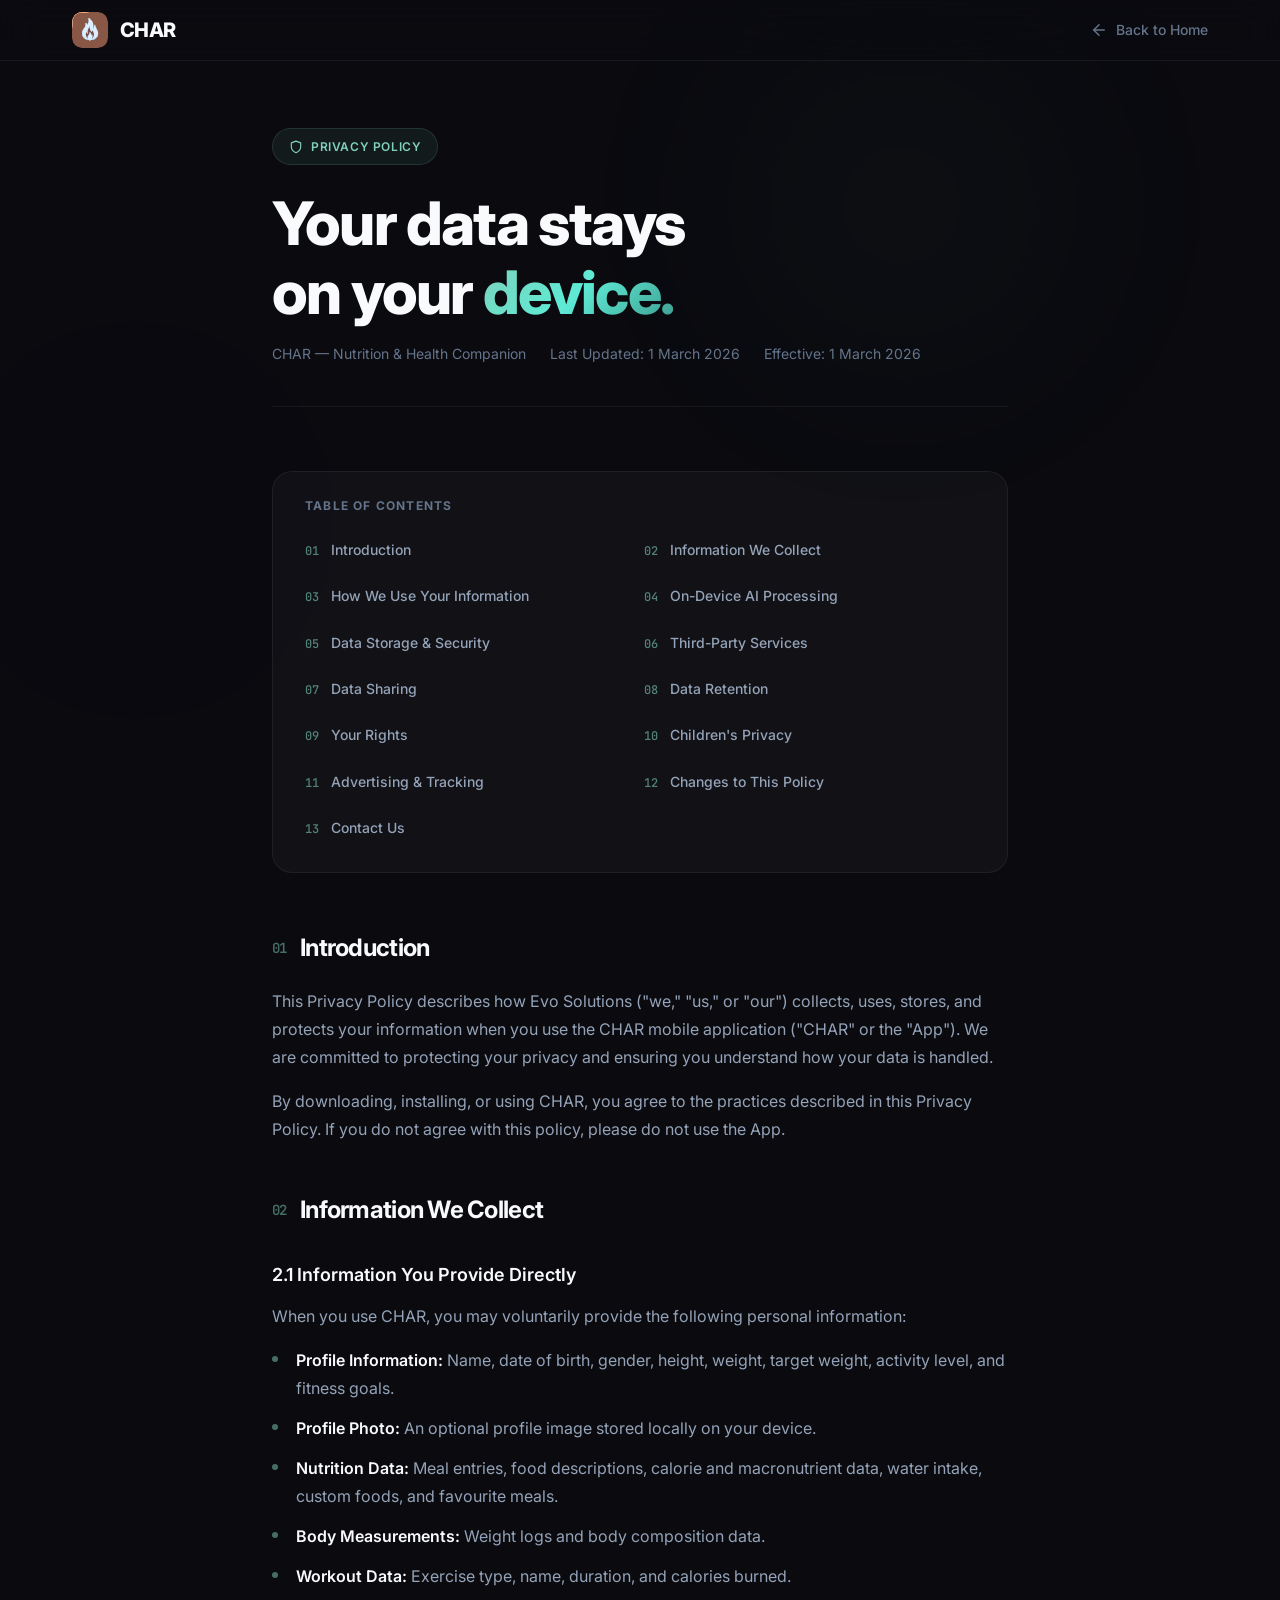
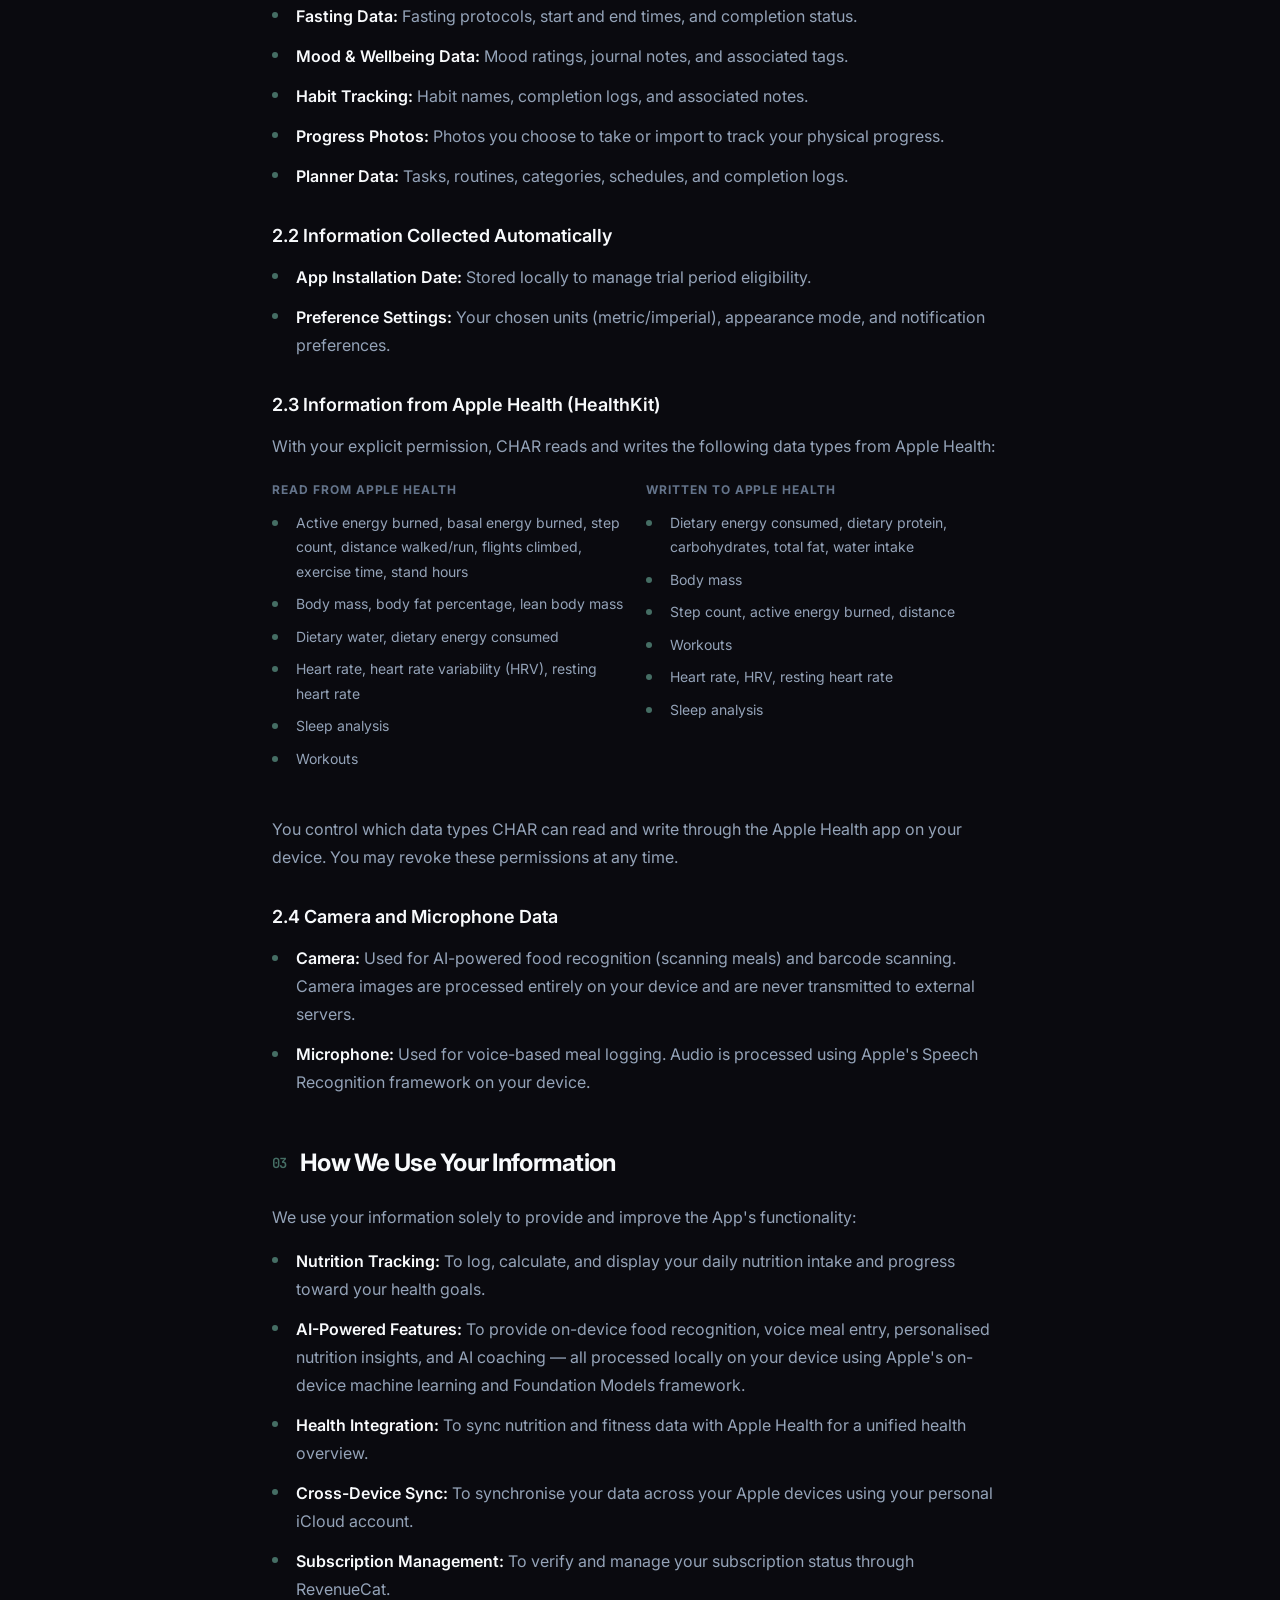
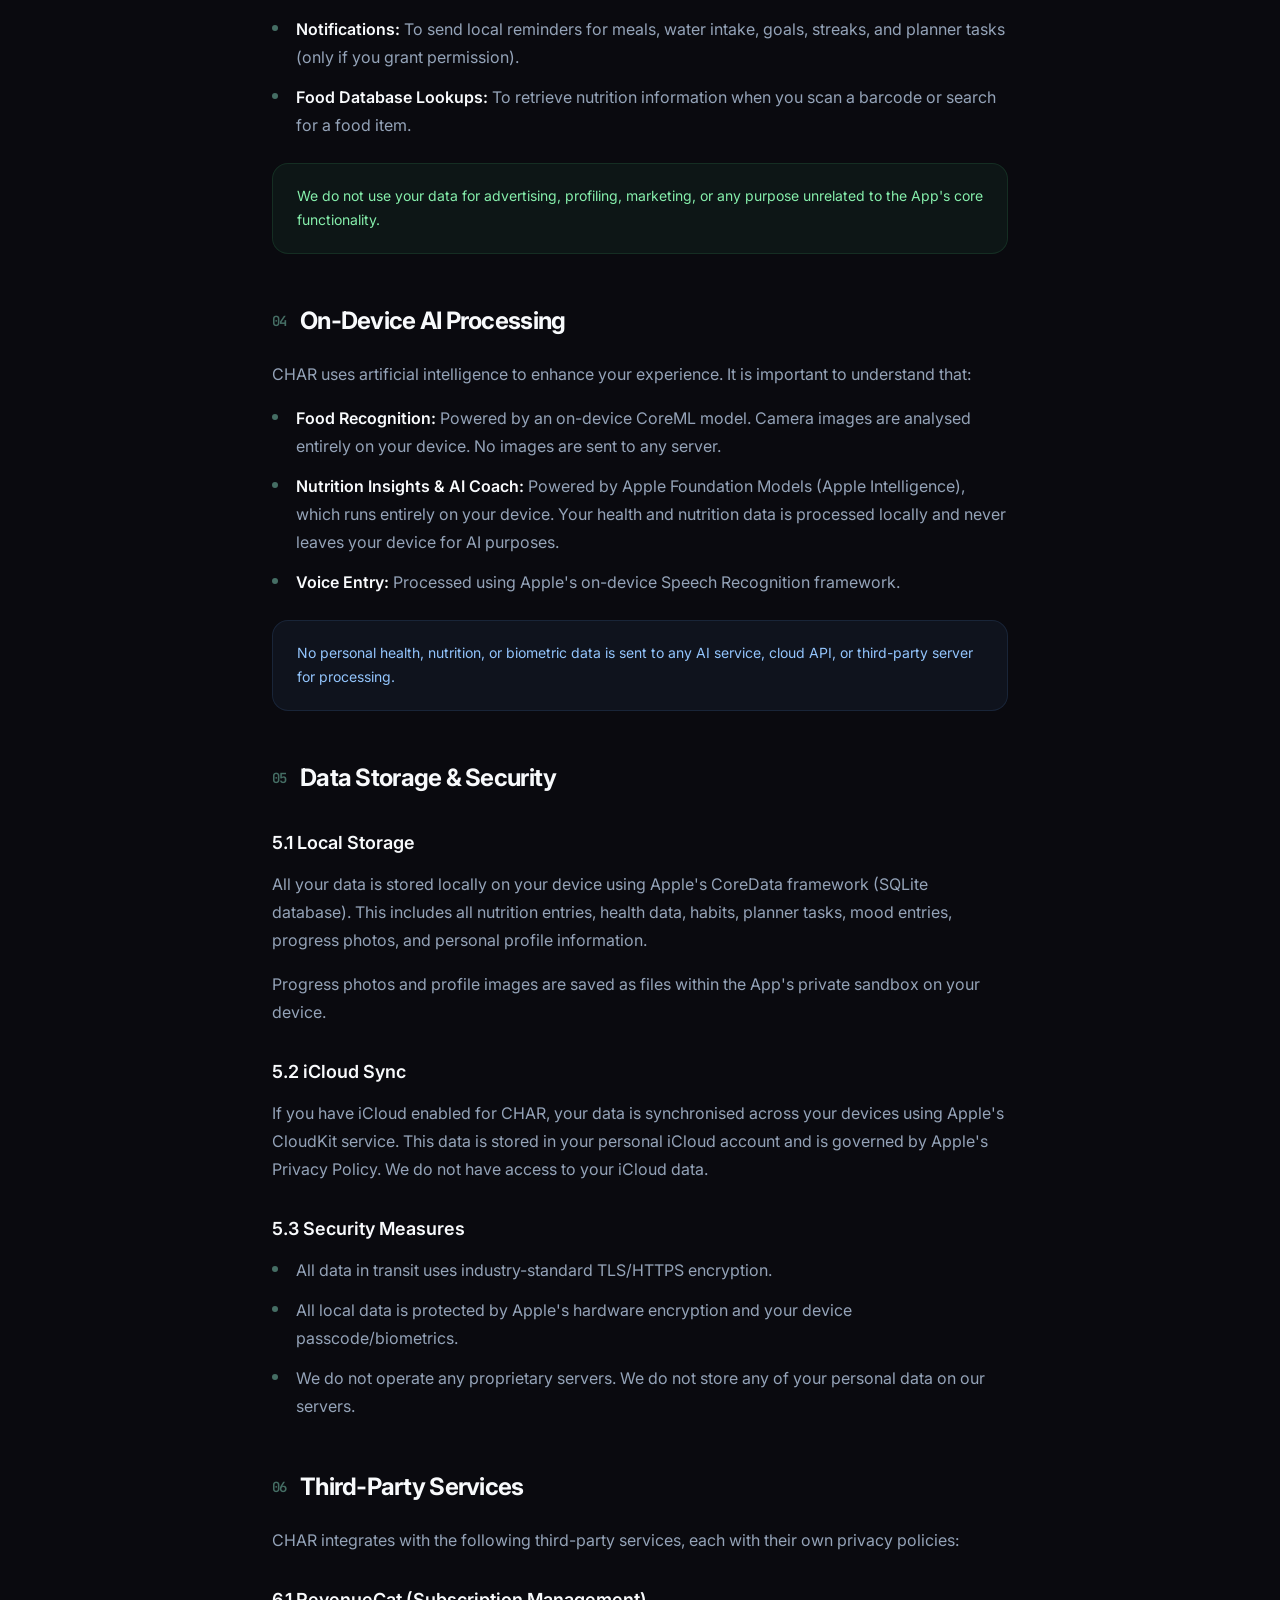
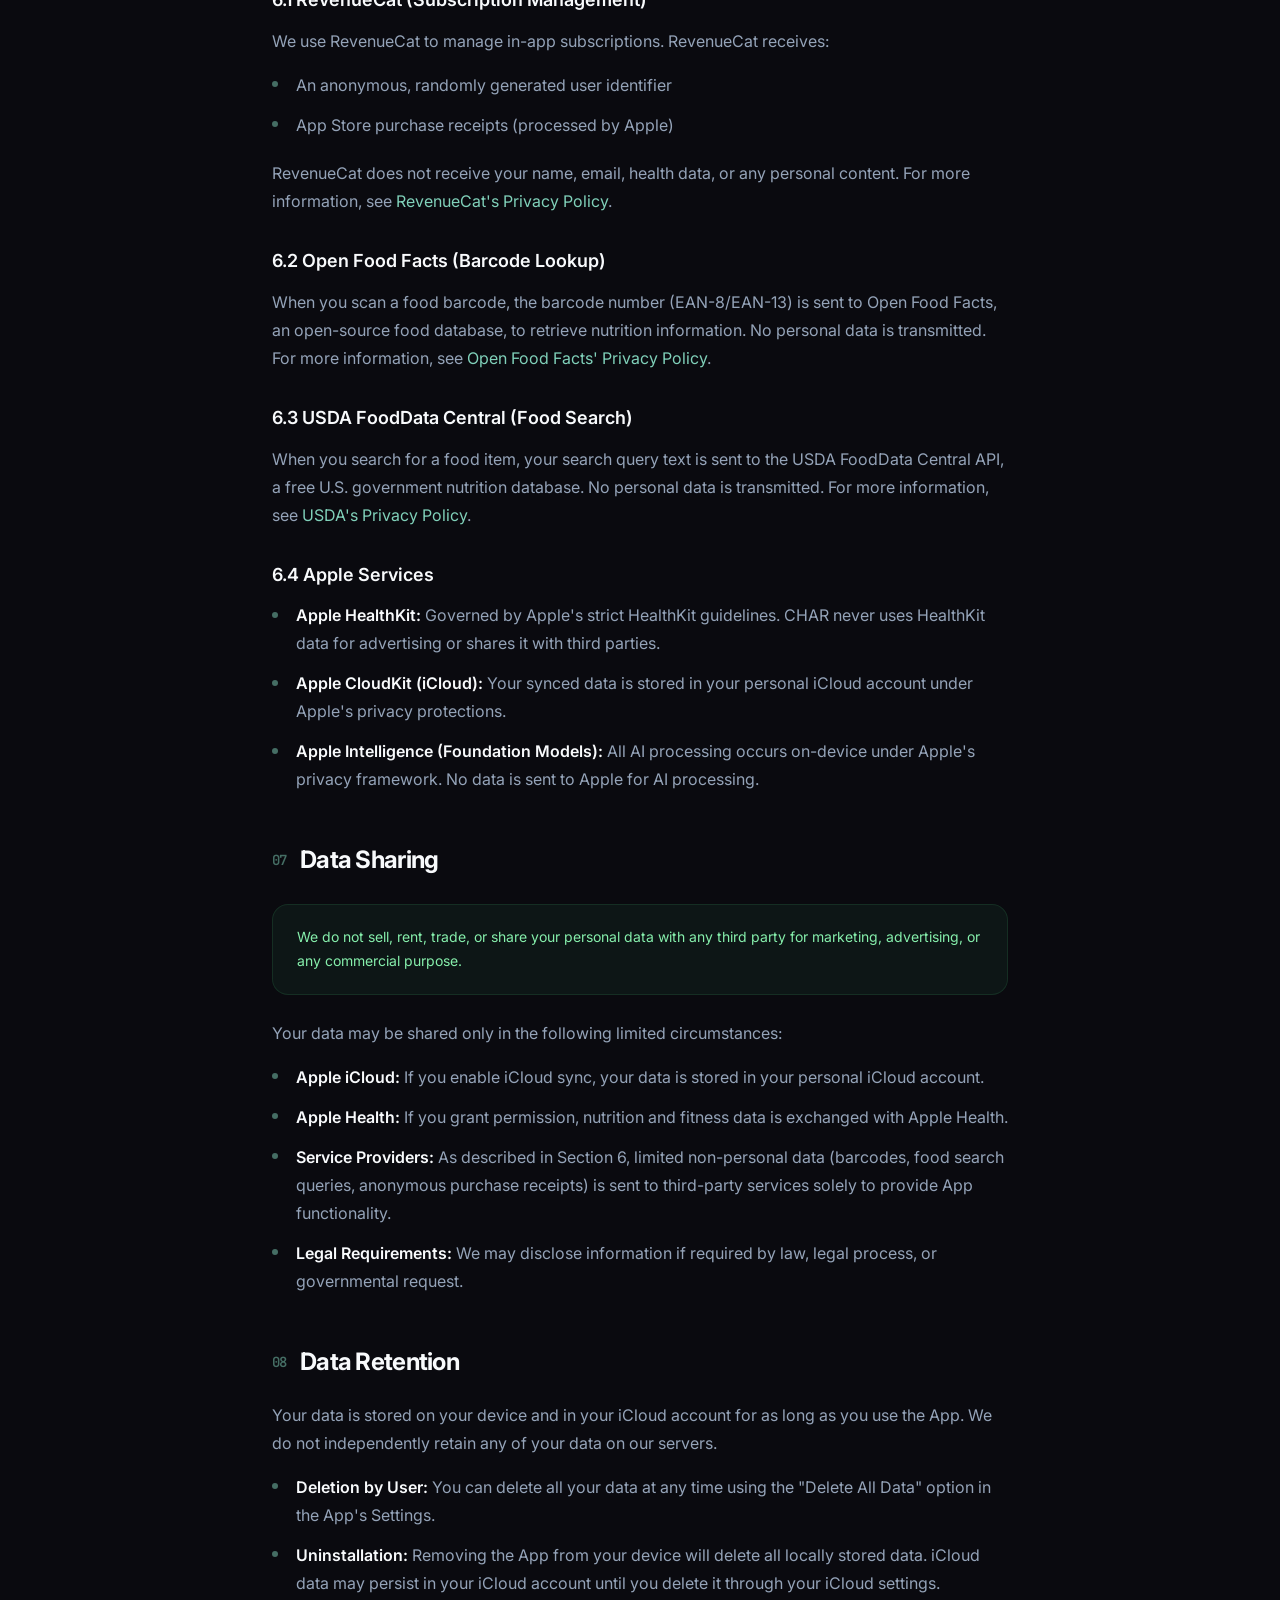
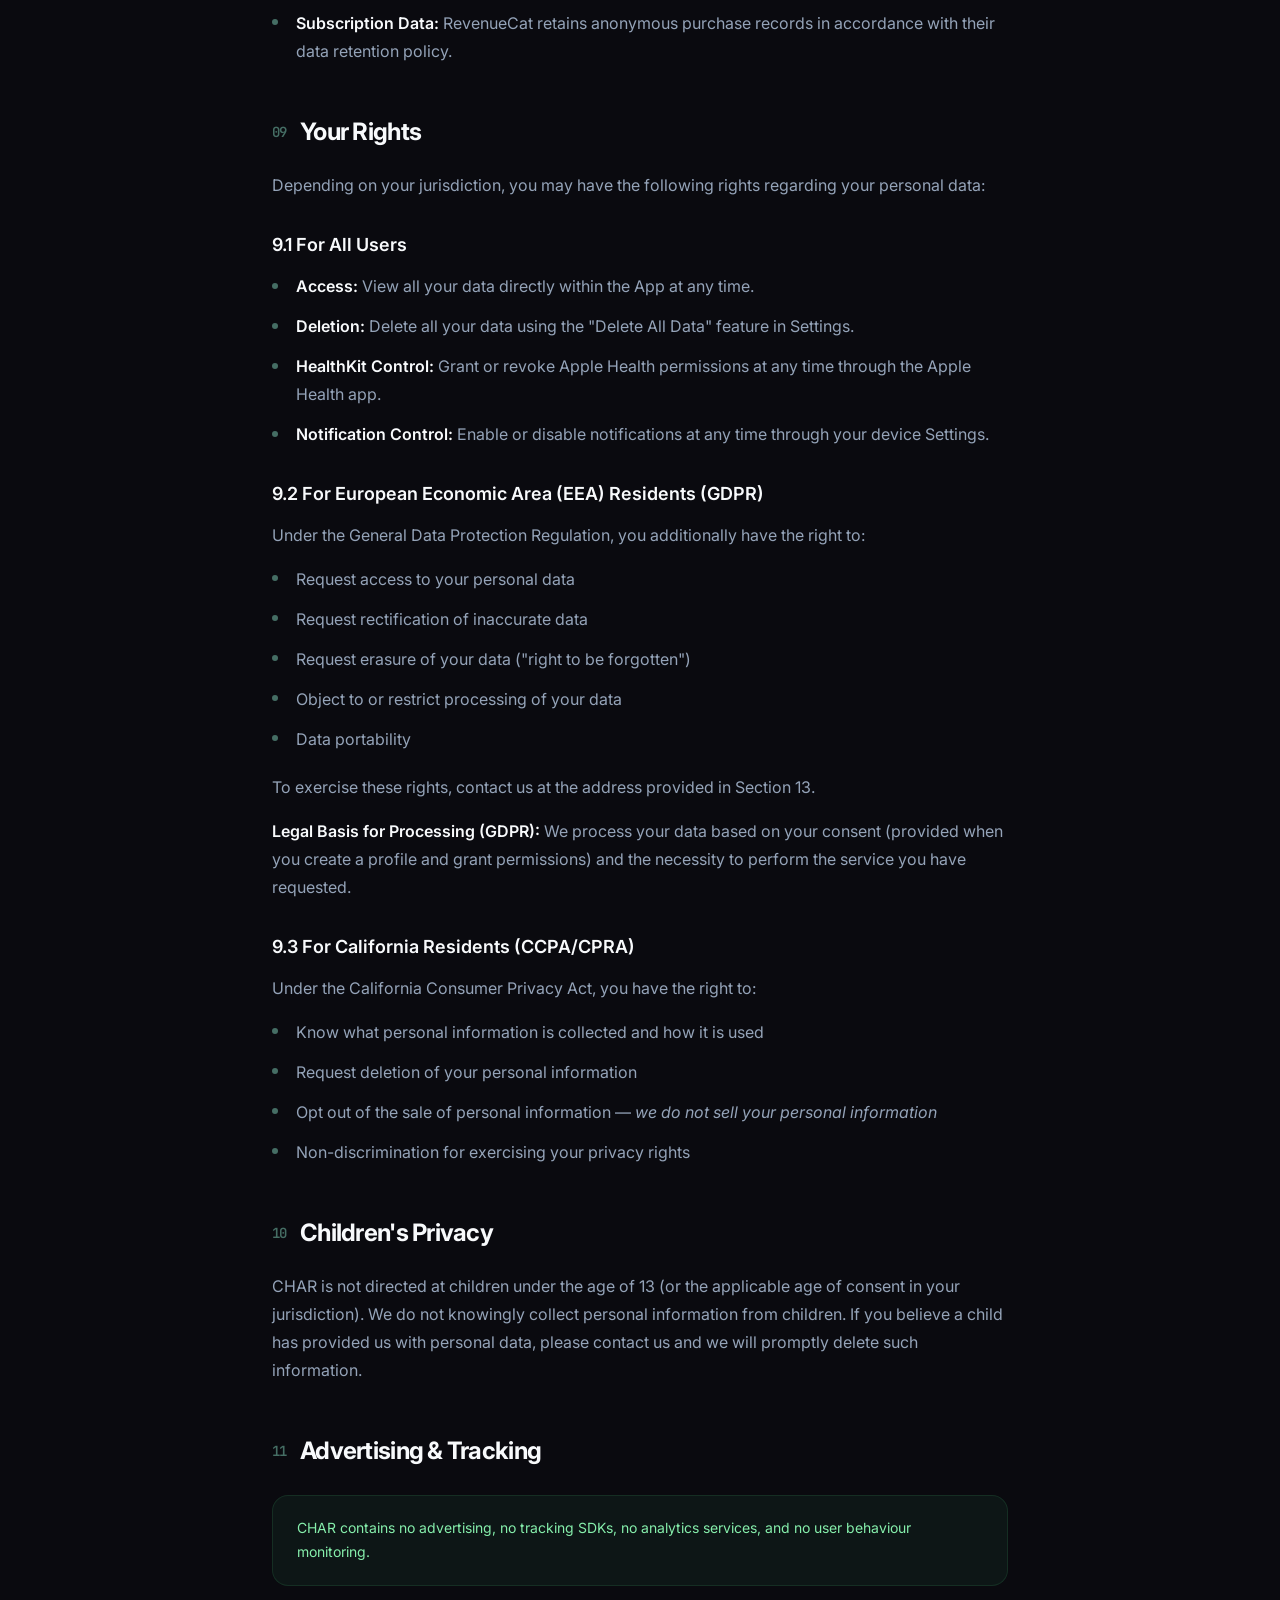
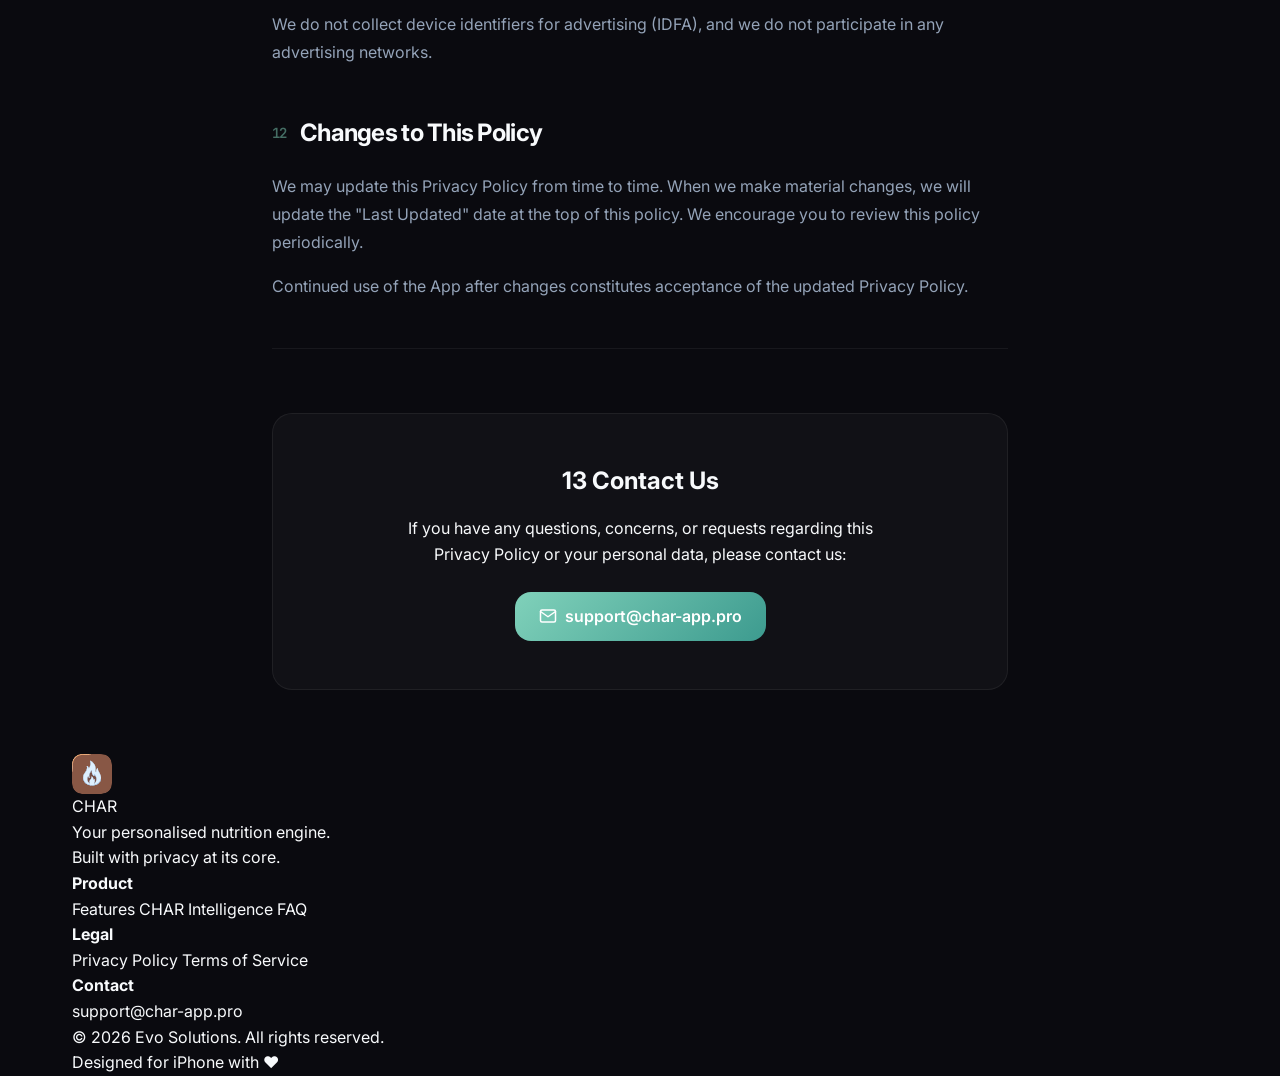
<file: privacy.html>
<!DOCTYPE html>
<html lang="en" data-theme="dark">
<head>
  <meta charset="UTF-8">
  <meta name="viewport" content="width=device-width, initial-scale=1.0">
  <meta name="description" content="CHAR Privacy Policy — Learn how your data is stored locally, processed on-device, and never shared. 100% private health tracking.">
  <meta name="author" content="Evo Solutions">
  <meta name="theme-color" content="#0a0a0f">

  <!-- Open Graph -->
  <meta property="og:title" content="CHAR — Privacy Policy">
  <meta property="og:description" content="Your data stays on your device. No cloud AI, no tracking, no ads.">
  <meta property="og:type" content="website">
  <meta property="og:url" content="https://lvadimm.github.io/char-landing/privacy.html">
  <meta property="og:image" content="https://lvadimm.github.io/char-landing/assets/images/og-image.png">

  <title>Privacy Policy — CHAR</title>

  <link rel="preconnect" href="https://fonts.googleapis.com">
  <link rel="preconnect" href="https://fonts.gstatic.com" crossorigin>
  <link href="https://fonts.googleapis.com/css2?family=Inter:wght@300;400;500;600;700;800;900&family=JetBrains+Mono:wght@400;500&display=swap" rel="stylesheet">

  <!-- Stylesheets (same as main page) -->
  <link rel="stylesheet" href="css/variables.css?v=3">
  <link rel="stylesheet" href="css/base.css?v=3">
  <link rel="stylesheet" href="css/components.css?v=3">
  <link rel="stylesheet" href="css/privacy.css?v=3">

  <!-- Favicon -->
  <link rel="icon" type="image/svg+xml" href="assets/icons/favicon.svg">
  <link rel="apple-touch-icon" href="assets/icons/apple-touch-icon.png">
</head>

<body>
  <!-- ─── Background Orbs ─── -->
  <div class="privacy-page__bg" aria-hidden="true">
    <div class="privacy-page__orb privacy-page__orb--1"></div>
    <div class="privacy-page__orb privacy-page__orb--2"></div>
  </div>

  <!-- ─── Cursor Glow (desktop only) ─── -->
  <div class="cursor-glow" aria-hidden="true"></div>

  <!-- ─── Navigation (same structure as main page) ─── -->
  <nav class="nav nav--scrolled" role="navigation" aria-label="Main navigation">
    <div class="nav__container">
      <a href="index.html" class="nav__logo" aria-label="CHAR Home">
        <img class="nav__logo-icon" src="assets/icons/favicon.svg" alt="CHAR" width="36" height="36" style="border-radius: 10px;">
        <span class="nav__brand">CHAR</span>
      </a>
      <a href="index.html" class="nav__back">
        <svg viewBox="0 0 24 24" fill="none" stroke="currentColor" stroke-width="2" stroke-linecap="round" stroke-linejoin="round"><path d="M19 12H5"/><path d="m12 19-7-7 7-7"/></svg>
        Back to Home
      </a>
    </div>
  </nav>

  <!-- ─── Privacy Policy ─── -->
  <main class="privacy-page__content">
    <header class="privacy-header">
      <div class="privacy-header__tag">
        <svg viewBox="0 0 24 24" fill="none" stroke="currentColor" stroke-width="2" stroke-linecap="round" stroke-linejoin="round"><path d="M12 22s8-4 8-10V5l-8-3-8 3v7c0 6 8 10 8 10z"/></svg>
        Privacy Policy
      </div>
      <h1>Your data stays<br>on your <span class="gradient-text">device.</span></h1>
      <div class="privacy-header__meta">
        <span>CHAR — Nutrition & Health Companion</span>
        <span>Last Updated: 1 March 2026</span>
        <span>Effective: 1 March 2026</span>
      </div>
    </header>

    <!-- Table of Contents -->
    <div class="toc">
      <div class="toc__title">Table of Contents</div>
      <ol class="toc__list">
        <li><a href="#introduction"><span>01</span> Introduction</a></li>
        <li><a href="#information-collected"><span>02</span> Information We Collect</a></li>
        <li><a href="#how-we-use"><span>03</span> How We Use Your Information</a></li>
        <li><a href="#on-device-ai"><span>04</span> On-Device AI Processing</a></li>
        <li><a href="#storage-security"><span>05</span> Data Storage & Security</a></li>
        <li><a href="#third-party"><span>06</span> Third-Party Services</a></li>
        <li><a href="#data-sharing"><span>07</span> Data Sharing</a></li>
        <li><a href="#data-retention"><span>08</span> Data Retention</a></li>
        <li><a href="#your-rights"><span>09</span> Your Rights</a></li>
        <li><a href="#children"><span>10</span> Children's Privacy</a></li>
        <li><a href="#advertising"><span>11</span> Advertising & Tracking</a></li>
        <li><a href="#changes"><span>12</span> Changes to This Policy</a></li>
        <li><a href="#contact"><span>13</span> Contact Us</a></li>
      </ol>
    </div>

    <!-- 1. Introduction -->
    <section class="privacy-section" id="introduction">
      <h2><span class="section-number">01</span> Introduction</h2>
      <p>This Privacy Policy describes how Evo Solutions ("we," "us," or "our") collects, uses, stores, and protects your information when you use the CHAR mobile application ("CHAR" or the "App"). We are committed to protecting your privacy and ensuring you understand how your data is handled.</p>
      <p>By downloading, installing, or using CHAR, you agree to the practices described in this Privacy Policy. If you do not agree with this policy, please do not use the App.</p>
    </section>

    <!-- 2. Information We Collect -->
    <section class="privacy-section" id="information-collected">
      <h2><span class="section-number">02</span> Information We Collect</h2>

      <h3>2.1 Information You Provide Directly</h3>
      <p>When you use CHAR, you may voluntarily provide the following personal information:</p>
      <ul>
        <li><strong>Profile Information:</strong> Name, date of birth, gender, height, weight, target weight, activity level, and fitness goals.</li>
        <li><strong>Profile Photo:</strong> An optional profile image stored locally on your device.</li>
        <li><strong>Nutrition Data:</strong> Meal entries, food descriptions, calorie and macronutrient data, water intake, custom foods, and favourite meals.</li>
        <li><strong>Body Measurements:</strong> Weight logs and body composition data.</li>
        <li><strong>Workout Data:</strong> Exercise type, name, duration, and calories burned.</li>
        <li><strong>Fasting Data:</strong> Fasting protocols, start and end times, and completion status.</li>
        <li><strong>Mood & Wellbeing Data:</strong> Mood ratings, journal notes, and associated tags.</li>
        <li><strong>Habit Tracking:</strong> Habit names, completion logs, and associated notes.</li>
        <li><strong>Progress Photos:</strong> Photos you choose to take or import to track your physical progress.</li>
        <li><strong>Planner Data:</strong> Tasks, routines, categories, schedules, and completion logs.</li>
      </ul>

      <h3>2.2 Information Collected Automatically</h3>
      <ul>
        <li><strong>App Installation Date:</strong> Stored locally to manage trial period eligibility.</li>
        <li><strong>Preference Settings:</strong> Your chosen units (metric/imperial), appearance mode, and notification preferences.</li>
      </ul>

      <h3>2.3 Information from Apple Health (HealthKit)</h3>
      <p>With your explicit permission, CHAR reads and writes the following data types from Apple Health:</p>
      <div class="data-grid">
        <div class="data-grid__col">
          <h4>Read from Apple Health</h4>
          <ul>
            <li>Active energy burned, basal energy burned, step count, distance walked/run, flights climbed, exercise time, stand hours</li>
            <li>Body mass, body fat percentage, lean body mass</li>
            <li>Dietary water, dietary energy consumed</li>
            <li>Heart rate, heart rate variability (HRV), resting heart rate</li>
            <li>Sleep analysis</li>
            <li>Workouts</li>
          </ul>
        </div>
        <div class="data-grid__col">
          <h4>Written to Apple Health</h4>
          <ul>
            <li>Dietary energy consumed, dietary protein, carbohydrates, total fat, water intake</li>
            <li>Body mass</li>
            <li>Step count, active energy burned, distance</li>
            <li>Workouts</li>
            <li>Heart rate, HRV, resting heart rate</li>
            <li>Sleep analysis</li>
          </ul>
        </div>
      </div>
      <p>You control which data types CHAR can read and write through the Apple Health app on your device. You may revoke these permissions at any time.</p>

      <h3>2.4 Camera and Microphone Data</h3>
      <ul>
        <li><strong>Camera:</strong> Used for AI-powered food recognition (scanning meals) and barcode scanning. Camera images are processed entirely on your device and are never transmitted to external servers.</li>
        <li><strong>Microphone:</strong> Used for voice-based meal logging. Audio is processed using Apple's Speech Recognition framework on your device.</li>
      </ul>
    </section>

    <!-- 3. How We Use Your Information -->
    <section class="privacy-section" id="how-we-use">
      <h2><span class="section-number">03</span> How We Use Your Information</h2>
      <p>We use your information solely to provide and improve the App's functionality:</p>
      <ul>
        <li><strong>Nutrition Tracking:</strong> To log, calculate, and display your daily nutrition intake and progress toward your health goals.</li>
        <li><strong>AI-Powered Features:</strong> To provide on-device food recognition, voice meal entry, personalised nutrition insights, and AI coaching — all processed locally on your device using Apple's on-device machine learning and Foundation Models framework.</li>
        <li><strong>Health Integration:</strong> To sync nutrition and fitness data with Apple Health for a unified health overview.</li>
        <li><strong>Cross-Device Sync:</strong> To synchronise your data across your Apple devices using your personal iCloud account.</li>
        <li><strong>Subscription Management:</strong> To verify and manage your subscription status through RevenueCat.</li>
        <li><strong>Notifications:</strong> To send local reminders for meals, water intake, goals, streaks, and planner tasks (only if you grant permission).</li>
        <li><strong>Food Database Lookups:</strong> To retrieve nutrition information when you scan a barcode or search for a food item.</li>
      </ul>
      <div class="privacy-highlight privacy-highlight--good">
        We do not use your data for advertising, profiling, marketing, or any purpose unrelated to the App's core functionality.
      </div>
    </section>

    <!-- 4. On-Device AI Processing -->
    <section class="privacy-section" id="on-device-ai">
      <h2><span class="section-number">04</span> On-Device AI Processing</h2>
      <p>CHAR uses artificial intelligence to enhance your experience. It is important to understand that:</p>
      <ul>
        <li><strong>Food Recognition:</strong> Powered by an on-device CoreML model. Camera images are analysed entirely on your device. No images are sent to any server.</li>
        <li><strong>Nutrition Insights & AI Coach:</strong> Powered by Apple Foundation Models (Apple Intelligence), which runs entirely on your device. Your health and nutrition data is processed locally and never leaves your device for AI purposes.</li>
        <li><strong>Voice Entry:</strong> Processed using Apple's on-device Speech Recognition framework.</li>
      </ul>
      <div class="privacy-highlight privacy-highlight--info">
        No personal health, nutrition, or biometric data is sent to any AI service, cloud API, or third-party server for processing.
      </div>
    </section>

    <!-- 5. Data Storage and Security -->
    <section class="privacy-section" id="storage-security">
      <h2><span class="section-number">05</span> Data Storage & Security</h2>

      <h3>5.1 Local Storage</h3>
      <p>All your data is stored locally on your device using Apple's CoreData framework (SQLite database). This includes all nutrition entries, health data, habits, planner tasks, mood entries, progress photos, and personal profile information.</p>
      <p>Progress photos and profile images are saved as files within the App's private sandbox on your device.</p>

      <h3>5.2 iCloud Sync</h3>
      <p>If you have iCloud enabled for CHAR, your data is synchronised across your devices using Apple's CloudKit service. This data is stored in your personal iCloud account and is governed by Apple's Privacy Policy. We do not have access to your iCloud data.</p>

      <h3>5.3 Security Measures</h3>
      <ul>
        <li>All data in transit uses industry-standard TLS/HTTPS encryption.</li>
        <li>All local data is protected by Apple's hardware encryption and your device passcode/biometrics.</li>
        <li>We do not operate any proprietary servers. We do not store any of your personal data on our servers.</li>
      </ul>
    </section>

    <!-- 6. Third-Party Services -->
    <section class="privacy-section" id="third-party">
      <h2><span class="section-number">06</span> Third-Party Services</h2>
      <p>CHAR integrates with the following third-party services, each with their own privacy policies:</p>

      <h3>6.1 RevenueCat (Subscription Management)</h3>
      <p>We use RevenueCat to manage in-app subscriptions. RevenueCat receives:</p>
      <ul>
        <li>An anonymous, randomly generated user identifier</li>
        <li>App Store purchase receipts (processed by Apple)</li>
      </ul>
      <p>RevenueCat does not receive your name, email, health data, or any personal content. For more information, see <a href="https://www.revenuecat.com/privacy" target="_blank" rel="noopener">RevenueCat's Privacy Policy</a>.</p>

      <h3>6.2 Open Food Facts (Barcode Lookup)</h3>
      <p>When you scan a food barcode, the barcode number (EAN-8/EAN-13) is sent to Open Food Facts, an open-source food database, to retrieve nutrition information. No personal data is transmitted. For more information, see <a href="https://world.openfoodfacts.org/privacy" target="_blank" rel="noopener">Open Food Facts' Privacy Policy</a>.</p>

      <h3>6.3 USDA FoodData Central (Food Search)</h3>
      <p>When you search for a food item, your search query text is sent to the USDA FoodData Central API, a free U.S. government nutrition database. No personal data is transmitted. For more information, see <a href="https://www.usda.gov/privacy-policy" target="_blank" rel="noopener">USDA's Privacy Policy</a>.</p>

      <h3>6.4 Apple Services</h3>
      <ul>
        <li><strong>Apple HealthKit:</strong> Governed by Apple's strict HealthKit guidelines. CHAR never uses HealthKit data for advertising or shares it with third parties.</li>
        <li><strong>Apple CloudKit (iCloud):</strong> Your synced data is stored in your personal iCloud account under Apple's privacy protections.</li>
        <li><strong>Apple Intelligence (Foundation Models):</strong> All AI processing occurs on-device under Apple's privacy framework. No data is sent to Apple for AI processing.</li>
      </ul>
    </section>

    <!-- 7. Data Sharing -->
    <section class="privacy-section" id="data-sharing">
      <h2><span class="section-number">07</span> Data Sharing</h2>
      <div class="privacy-highlight privacy-highlight--good">
        We do not sell, rent, trade, or share your personal data with any third party for marketing, advertising, or any commercial purpose.
      </div>
      <p>Your data may be shared only in the following limited circumstances:</p>
      <ul>
        <li><strong>Apple iCloud:</strong> If you enable iCloud sync, your data is stored in your personal iCloud account.</li>
        <li><strong>Apple Health:</strong> If you grant permission, nutrition and fitness data is exchanged with Apple Health.</li>
        <li><strong>Service Providers:</strong> As described in Section 6, limited non-personal data (barcodes, food search queries, anonymous purchase receipts) is sent to third-party services solely to provide App functionality.</li>
        <li><strong>Legal Requirements:</strong> We may disclose information if required by law, legal process, or governmental request.</li>
      </ul>
    </section>

    <!-- 8. Data Retention -->
    <section class="privacy-section" id="data-retention">
      <h2><span class="section-number">08</span> Data Retention</h2>
      <p>Your data is stored on your device and in your iCloud account for as long as you use the App. We do not independently retain any of your data on our servers.</p>
      <ul>
        <li><strong>Deletion by User:</strong> You can delete all your data at any time using the "Delete All Data" option in the App's Settings.</li>
        <li><strong>Uninstallation:</strong> Removing the App from your device will delete all locally stored data. iCloud data may persist in your iCloud account until you delete it through your iCloud settings.</li>
        <li><strong>Subscription Data:</strong> RevenueCat retains anonymous purchase records in accordance with their data retention policy.</li>
      </ul>
    </section>

    <!-- 9. Your Rights -->
    <section class="privacy-section" id="your-rights">
      <h2><span class="section-number">09</span> Your Rights</h2>
      <p>Depending on your jurisdiction, you may have the following rights regarding your personal data:</p>

      <h3>9.1 For All Users</h3>
      <ul>
        <li><strong>Access:</strong> View all your data directly within the App at any time.</li>
        <li><strong>Deletion:</strong> Delete all your data using the "Delete All Data" feature in Settings.</li>
        <li><strong>HealthKit Control:</strong> Grant or revoke Apple Health permissions at any time through the Apple Health app.</li>
        <li><strong>Notification Control:</strong> Enable or disable notifications at any time through your device Settings.</li>
      </ul>

      <h3>9.2 For European Economic Area (EEA) Residents (GDPR)</h3>
      <p>Under the General Data Protection Regulation, you additionally have the right to:</p>
      <ul>
        <li>Request access to your personal data</li>
        <li>Request rectification of inaccurate data</li>
        <li>Request erasure of your data ("right to be forgotten")</li>
        <li>Object to or restrict processing of your data</li>
        <li>Data portability</li>
      </ul>
      <p>To exercise these rights, contact us at the address provided in Section 13.</p>
      <p><strong>Legal Basis for Processing (GDPR):</strong> We process your data based on your consent (provided when you create a profile and grant permissions) and the necessity to perform the service you have requested.</p>

      <h3>9.3 For California Residents (CCPA/CPRA)</h3>
      <p>Under the California Consumer Privacy Act, you have the right to:</p>
      <ul>
        <li>Know what personal information is collected and how it is used</li>
        <li>Request deletion of your personal information</li>
        <li>Opt out of the sale of personal information — <em>we do not sell your personal information</em></li>
        <li>Non-discrimination for exercising your privacy rights</li>
      </ul>
    </section>

    <!-- 10. Children's Privacy -->
    <section class="privacy-section" id="children">
      <h2><span class="section-number">10</span> Children's Privacy</h2>
      <p>CHAR is not directed at children under the age of 13 (or the applicable age of consent in your jurisdiction). We do not knowingly collect personal information from children. If you believe a child has provided us with personal data, please contact us and we will promptly delete such information.</p>
    </section>

    <!-- 11. Advertising and Tracking -->
    <section class="privacy-section" id="advertising">
      <h2><span class="section-number">11</span> Advertising & Tracking</h2>
      <div class="privacy-highlight privacy-highlight--good">
        CHAR contains no advertising, no tracking SDKs, no analytics services, and no user behaviour monitoring.
      </div>
      <p>We do not collect device identifiers for advertising (IDFA), and we do not participate in any advertising networks.</p>
    </section>

    <!-- 12. Changes to This Privacy Policy -->
    <section class="privacy-section" id="changes">
      <h2><span class="section-number">12</span> Changes to This Policy</h2>
      <p>We may update this Privacy Policy from time to time. When we make material changes, we will update the "Last Updated" date at the top of this policy. We encourage you to review this policy periodically.</p>
      <p>Continued use of the App after changes constitutes acceptance of the updated Privacy Policy.</p>
    </section>

    <hr class="privacy-divider">

    <!-- 13. Contact Us -->
    <div class="privacy-contact" id="contact">
      <h2><span class="section-number">13</span> Contact Us</h2>
      <p>If you have any questions, concerns, or requests regarding this Privacy Policy or your personal data, please contact us:</p>
      <a href="mailto:support@char-app.pro" class="privacy-contact__email">
        <svg width="18" height="18" viewBox="0 0 24 24" fill="none" stroke="currentColor" stroke-width="2" stroke-linecap="round" stroke-linejoin="round"><path d="M4 4h16c1.1 0 2 .9 2 2v12c0 1.1-.9 2-2 2H4c-1.1 0-2-.9-2-2V6c0-1.1.9-2 2-2z"/><polyline points="22,6 12,13 2,6"/></svg>
        support@char-app.pro
      </a>
    </div>
  </main>

  <!-- ─── Footer (same as main page) ─── -->
  <footer class="footer">
    <div class="container">
      <div class="footer__top">
        <div class="footer__brand">
          <a href="index.html" class="footer__logo">
            <img class="footer__logo-icon" src="assets/icons/favicon.svg" alt="CHAR" width="40" height="40" style="border-radius: 10px;">
            <span>CHAR</span>
          </a>
          <p class="footer__tagline">Your personalised nutrition engine.<br>Built with privacy at its core.</p>
        </div>

        <div class="footer__links">
          <div class="footer__col">
            <h4>Product</h4>
            <a href="index.html#features">Features</a>
            <a href="index.html#ai">CHAR Intelligence</a>
            <a href="index.html#faq">FAQ</a>
          </div>
          <div class="footer__col">
            <h4>Legal</h4>
            <a href="privacy.html">Privacy Policy</a>
            <a href="#">Terms of Service</a>
          </div>
          <div class="footer__col">
            <h4>Contact</h4>
            <a href="mailto:support@char-app.pro">support@char-app.pro</a>
          </div>
        </div>
      </div>

      <div class="footer__bottom">
        <p>&copy; 2026 Evo Solutions. All rights reserved.</p>
        <p class="footer__made">Designed for iPhone with &#10084;&#65039;</p>
      </div>
    </div>
  </footer>

  <!-- ─── Cursor Glow Script ─── -->
  <script>
    (function() {
      var glow = document.querySelector('.cursor-glow');
      if (!glow || window.matchMedia('(hover: none)').matches) return;
      document.addEventListener('mousemove', function(e) {
        glow.style.left = e.clientX + 'px';
        glow.style.top = e.clientY + 'px';
        glow.classList.add('cursor-glow--visible');
      });
      document.addEventListener('mouseleave', function() {
        glow.classList.remove('cursor-glow--visible');
      });
    })();
  </script>
</body>
</html>
</file>
<file: css/variables.css>
/* ═══════════════════════════════════════════════════
   CSS VARIABLES — Design Tokens
   ═══════════════════════════════════════════════════ */

:root {
  /* ─── Brand Colors ─── */
  --mint-50:  #ECFDF5;
  --mint-100: #D1FAE5;
  --mint-200: #A7F3D0;
  --mint-300: #80D1BA;
  --mint-400: #5EBBAB;
  --mint-500: #3D9B8F;
  --mint-600: #2D7A71;
  --mint-700: #1F5F58;

  --teal-300: #80D1BA;
  --teal-400: #5EEAD4;
  --teal-500: #14B8A6;

  --purple-400: #C084FC;
  --purple-500: #A855F7;
  --purple-600: #9333EA;

  --indigo-400: #818CF8;
  --indigo-500: #6366F1;

  --pink-400: #F472B6;
  --pink-500: #EC4899;

  --green-400: #4ADE80;
  --green-500: #22C55E;

  --red-400: #F87171;
  --red-500: #EF4444;

  --yellow-400: #FBBF24;
  --yellow-500: #EAB308;

  --cyan-400: #22D3EE;
  --cyan-500: #06B6D4;

  --blue-400: #60A5FA;
  --blue-500: #3B82F6;

  --orange-400: #FF9E66;
  --orange-500: #FF6B35;

  /* ─── Dark Theme (default) ─── */
  --bg-primary:     #0a0a0f;
  --bg-secondary:   #111118;
  --bg-tertiary:    #18181f;
  --bg-card:        rgba(255, 255, 255, 0.03);
  --bg-card-hover:  rgba(255, 255, 255, 0.06);
  --bg-glass:       rgba(255, 255, 255, 0.04);
  --bg-glass-hover: rgba(255, 255, 255, 0.08);

  --text-primary:   #F8FAFC;
  --text-secondary: #94A3B8;
  --text-tertiary:  #64748B;
  --text-muted:     #475569;

  --border-primary:   rgba(255, 255, 255, 0.06);
  --border-secondary: rgba(255, 255, 255, 0.03);
  --border-accent:    rgba(128, 209, 186, 0.2);

  --shadow-sm: 0 1px 2px rgba(0, 0, 0, 0.3);
  --shadow-md: 0 4px 16px rgba(0, 0, 0, 0.4);
  --shadow-lg: 0 12px 48px rgba(0, 0, 0, 0.5);
  --shadow-glow: 0 0 60px rgba(128, 209, 186, 0.15);

  /* ─── Gradient ─── */
  --gradient-brand: linear-gradient(135deg, var(--mint-300), var(--mint-500));
  --gradient-brand-wide: linear-gradient(90deg, var(--mint-300), var(--mint-500), var(--teal-400));
  --gradient-text: linear-gradient(135deg, var(--mint-300) 0%, var(--teal-400) 50%, var(--mint-500) 100%);
  --gradient-glass: linear-gradient(135deg, rgba(255,255,255,0.06) 0%, rgba(255,255,255,0.01) 100%);
  --gradient-glow: radial-gradient(ellipse at center, rgba(128,209,186,0.15) 0%, transparent 70%);

  /* ─── Typography ─── */
  --font-primary: 'Inter', -apple-system, BlinkMacSystemFont, 'Segoe UI', Roboto, sans-serif;
  --font-mono: 'JetBrains Mono', 'SF Mono', 'Fira Code', monospace;

  --text-xs:   0.75rem;    /* 12px */
  --text-sm:   0.875rem;   /* 14px */
  --text-base: 1rem;       /* 16px */
  --text-lg:   1.125rem;   /* 18px */
  --text-xl:   1.25rem;    /* 20px */
  --text-2xl:  1.5rem;     /* 24px */
  --text-3xl:  1.875rem;   /* 30px */
  --text-4xl:  2.25rem;    /* 36px */
  --text-5xl:  3rem;       /* 48px */
  --text-6xl:  3.75rem;    /* 60px */
  --text-7xl:  4.5rem;     /* 72px */
  --text-8xl:  6rem;       /* 96px */

  --leading-tight:  1.15;
  --leading-snug:   1.3;
  --leading-normal: 1.6;
  --leading-relaxed: 1.75;

  --tracking-tight: -0.03em;
  --tracking-normal: -0.01em;
  --tracking-wide: 0.05em;

  /* ─── Spacing ─── */
  --space-1:  0.25rem;
  --space-2:  0.5rem;
  --space-3:  0.75rem;
  --space-4:  1rem;
  --space-5:  1.25rem;
  --space-6:  1.5rem;
  --space-8:  2rem;
  --space-10: 2.5rem;
  --space-12: 3rem;
  --space-16: 4rem;
  --space-20: 5rem;
  --space-24: 6rem;
  --space-32: 8rem;

  /* ─── Layout ─── */
  --container-max: 1200px;
  --container-wide: 1400px;
  --container-narrow: 800px;
  --gutter: clamp(1rem, 4vw, 2rem);

  /* ─── Border Radius ─── */
  --radius-sm:  0.375rem;
  --radius-md:  0.5rem;
  --radius-lg:  0.75rem;
  --radius-xl:  1rem;
  --radius-2xl: 1.25rem;
  --radius-3xl: 1.5rem;
  --radius-full: 9999px;

  /* ─── Transitions ─── */
  --ease-out-expo: cubic-bezier(0.16, 1, 0.3, 1);
  --ease-out-quart: cubic-bezier(0.25, 1, 0.5, 1);
  --ease-in-out: cubic-bezier(0.4, 0, 0.2, 1);
  --duration-fast: 150ms;
  --duration-base: 300ms;
  --duration-slow: 500ms;
  --duration-slower: 800ms;

  /* ─── Z-index ─── */
  --z-base: 1;
  --z-dropdown: 10;
  --z-sticky: 50;
  --z-overlay: 100;
  --z-modal: 200;
  --z-loader: 1000;
}
</file>
<file: css/base.css>
/* ═══════════════════════════════════════════════════
   BASE — Reset, Typography, Utilities
   ═══════════════════════════════════════════════════ */

/* ─── Reset ─── */
*, *::before, *::after {
  margin: 0;
  padding: 0;
  box-sizing: border-box;
}

html {
  scroll-behavior: smooth;
  -webkit-font-smoothing: antialiased;
  -moz-osx-font-smoothing: grayscale;
  text-rendering: optimizeLegibility;
  font-size: 16px;
  overflow-x: hidden;
}

body {
  font-family: var(--font-primary);
  font-size: var(--text-base);
  line-height: var(--leading-normal);
  color: var(--text-primary);
  background-color: var(--bg-primary);
  overflow-x: hidden;
  min-height: 100vh;
}

img, video, svg {
  display: block;
  max-width: 100%;
}

a {
  color: inherit;
  text-decoration: none;
  transition: color var(--duration-fast) var(--ease-in-out);
}

button {
  font: inherit;
  color: inherit;
  background: none;
  border: none;
  cursor: pointer;
  outline: none;
}

ul, ol {
  list-style: none;
}

::selection {
  background: rgba(128, 209, 186, 0.25);
  color: var(--text-primary);
}

/* ─── Scrollbar ─── */
::-webkit-scrollbar {
  width: 6px;
}

::-webkit-scrollbar-track {
  background: var(--bg-primary);
}

::-webkit-scrollbar-thumb {
  background: rgba(255, 255, 255, 0.1);
  border-radius: var(--radius-full);
}

::-webkit-scrollbar-thumb:hover {
  background: rgba(255, 255, 255, 0.2);
}

/* ─── Layout ─── */
.container {
  width: 100%;
  max-width: var(--container-max);
  margin: 0 auto;
  padding: 0 var(--gutter);
}

.container--wide {
  max-width: var(--container-wide);
}

.container--narrow {
  max-width: var(--container-narrow);
}

/* ─── Section Headers ─── */
.section-header {
  text-align: center;
  margin-bottom: var(--space-16);
  max-width: 700px;
  margin-left: auto;
  margin-right: auto;
}

.section-tag {
  display: inline-flex;
  align-items: center;
  gap: var(--space-2);
  padding: var(--space-2) var(--space-4);
  font-size: var(--text-xs);
  font-weight: 600;
  letter-spacing: var(--tracking-wide);
  text-transform: uppercase;
  color: var(--mint-300);
  background: rgba(128, 209, 186, 0.08);
  border: 1px solid rgba(128, 209, 186, 0.15);
  border-radius: var(--radius-full);
  margin-bottom: var(--space-6);
}

.section-title {
  font-size: clamp(var(--text-4xl), 5vw, var(--text-6xl));
  font-weight: 800;
  line-height: var(--leading-tight);
  letter-spacing: var(--tracking-tight);
  margin-bottom: var(--space-6);
}

.section-subtitle {
  font-size: clamp(var(--text-lg), 2vw, var(--text-xl));
  color: var(--text-secondary);
  line-height: var(--leading-relaxed);
  max-width: 600px;
  margin: 0 auto;
}

/* ─── Gradient Text ─── */
.gradient-text {
  background: var(--gradient-text);
  -webkit-background-clip: text;
  -webkit-text-fill-color: transparent;
  background-clip: text;
}

/* ─── Buttons ─── */
.btn {
  display: inline-flex;
  align-items: center;
  justify-content: center;
  gap: var(--space-2);
  font-weight: 600;
  font-size: var(--text-sm);
  border-radius: var(--radius-xl);
  transition: all var(--duration-base) var(--ease-out-quart);
  white-space: nowrap;
  position: relative;
  overflow: hidden;
}

.btn--sm {
  padding: var(--space-2) var(--space-4);
  font-size: var(--text-xs);
  border-radius: var(--radius-lg);
}

.btn--md {
  padding: var(--space-3) var(--space-6);
}

.btn--lg {
  padding: var(--space-4) var(--space-8);
  font-size: var(--text-base);
}

.btn--primary {
  background: var(--gradient-brand);
  color: white;
  border: none;
  box-shadow: 0 2px 12px rgba(61, 155, 143, 0.3);
}

.btn--primary:hover {
  transform: translateY(-2px);
  box-shadow: 0 4px 24px rgba(61, 155, 143, 0.45);
}

.btn--primary:active {
  transform: translateY(0);
}

.btn--ghost {
  background: transparent;
  color: var(--text-primary);
  border: 1px solid var(--border-primary);
  backdrop-filter: blur(8px);
}

.btn--ghost:hover {
  background: var(--bg-glass-hover);
  border-color: rgba(255, 255, 255, 0.12);
  transform: translateY(-1px);
}

/* ─── Cursor Glow ─── */
.cursor-glow {
  position: fixed;
  width: 400px;
  height: 400px;
  border-radius: 50%;
  background: radial-gradient(circle, rgba(128, 209, 186, 0.06) 0%, transparent 70%);
  pointer-events: none;
  z-index: 0;
  transform: translate(-50%, -50%);
  transition: opacity 0.3s;
  opacity: 0;
}

.cursor-glow--visible {
  opacity: 1;
}

@media (hover: none) {
  .cursor-glow { display: none; }
}
</file>
<file: css/components.css>
/* ═══════════════════════════════════════════════════
   COMPONENTS — Reusable UI Elements
   ═══════════════════════════════════════════════════ */

/* ─── Loader ─── */
.loader {
  position: fixed;
  inset: 0;
  z-index: var(--z-loader);
  background: var(--bg-primary);
  display: flex;
  align-items: center;
  justify-content: center;
  transition: opacity 0.6s var(--ease-out-expo), visibility 0.6s;
}

.loader--hidden {
  opacity: 0;
  visibility: hidden;
  pointer-events: none;
}

.loader__inner {
  display: flex;
  flex-direction: column;
  align-items: center;
  gap: var(--space-8);
}

.loader__logo {
  animation: loaderPulse 2s ease-in-out infinite;
}

.loader__icon {
  width: 64px;
  height: 64px;
}

.loader__progress {
  width: 120px;
  height: 3px;
  background: rgba(255, 255, 255, 0.06);
  border-radius: var(--radius-full);
  overflow: hidden;
}

.loader__bar {
  width: 0%;
  height: 100%;
  background: var(--gradient-brand);
  border-radius: var(--radius-full);
  transition: width 0.4s var(--ease-out-expo);
}

@keyframes loaderPulse {
  0%, 100% { transform: scale(1); opacity: 1; }
  50% { transform: scale(1.05); opacity: 0.8; }
}

/* ─── Navigation ─── */
.nav {
  position: fixed;
  top: 0;
  left: 0;
  right: 0;
  z-index: var(--z-sticky);
  padding: var(--space-4) 0;
  transition: all var(--duration-base) var(--ease-in-out);
}

.nav--scrolled {
  padding: var(--space-3) 0;
  background: rgba(10, 10, 15, 0.8);
  backdrop-filter: blur(20px) saturate(180%);
  -webkit-backdrop-filter: blur(20px) saturate(180%);
  border-bottom: 1px solid var(--border-primary);
}

.nav__container {
  max-width: var(--container-max);
  margin: 0 auto;
  padding: 0 var(--gutter);
  display: flex;
  align-items: center;
  justify-content: space-between;
}

.nav__logo {
  display: flex;
  align-items: center;
  gap: var(--space-3);
  font-weight: 800;
  font-size: var(--text-xl);
  letter-spacing: var(--tracking-tight);
  z-index: var(--z-overlay);
}

.nav__logo-icon {
  width: 36px;
  height: 36px;
}

.nav__links {
  display: flex;
  align-items: center;
  gap: var(--space-8);
}

.nav__link {
  font-size: var(--text-sm);
  font-weight: 500;
  color: var(--text-secondary);
  transition: color var(--duration-fast) var(--ease-in-out);
  position: relative;
}

.nav__link::after {
  content: '';
  position: absolute;
  bottom: -4px;
  left: 0;
  width: 0;
  height: 2px;
  background: var(--gradient-brand);
  border-radius: var(--radius-full);
  transition: width var(--duration-base) var(--ease-out-expo);
}

.nav__link:hover {
  color: var(--text-primary);
}

.nav__link:hover::after {
  width: 100%;
}

.nav__actions {
  display: flex;
  align-items: center;
  gap: var(--space-4);
  z-index: var(--z-overlay);
}

/* Mobile Menu Button */
.nav__menu-btn {
  display: none;
  flex-direction: column;
  gap: 5px;
  width: 24px;
  padding: 2px 0;
}

.nav__menu-btn span {
  display: block;
  width: 100%;
  height: 2px;
  background: var(--text-primary);
  border-radius: var(--radius-full);
  transition: all var(--duration-base) var(--ease-out-expo);
  transform-origin: center;
}

.nav__menu-btn--active span:nth-child(1) {
  transform: translateY(7px) rotate(45deg);
}

.nav__menu-btn--active span:nth-child(2) {
  opacity: 0;
  transform: scaleX(0);
}

.nav__menu-btn--active span:nth-child(3) {
  transform: translateY(-7px) rotate(-45deg);
}

/* Mobile Menu Overlay */
.mobile-menu {
  position: fixed;
  inset: 0;
  z-index: var(--z-overlay);
  background: rgba(10, 10, 15, 0.95);
  backdrop-filter: blur(30px);
  display: flex;
  align-items: center;
  justify-content: center;
  opacity: 0;
  visibility: hidden;
  transition: all var(--duration-slow) var(--ease-out-expo);
}

.mobile-menu--open {
  opacity: 1;
  visibility: visible;
}

.mobile-menu__content {
  display: flex;
  flex-direction: column;
  align-items: center;
  gap: var(--space-8);
  transform: translateY(20px);
  transition: transform var(--duration-slow) var(--ease-out-expo);
}

.mobile-menu--open .mobile-menu__content {
  transform: translateY(0);
}

.mobile-menu__link {
  font-size: var(--text-3xl);
  font-weight: 700;
  color: var(--text-secondary);
  transition: color var(--duration-fast);
}

.mobile-menu__link:hover {
  color: var(--text-primary);
}

.mobile-menu__cta {
  margin-top: var(--space-8);
}
</file>
<file: css/privacy.css>
/* ═══════════════════════════════════════════════════
   PRIVACY PAGE — Specific Styles
   ═══════════════════════════════════════════════════ */

/* ─── Background ─── */
.privacy-page__bg {
  position: fixed;
  inset: 0;
  z-index: 0;
  pointer-events: none;
  overflow: hidden;
}

.privacy-page__orb {
  position: absolute;
  border-radius: 50%;
  filter: blur(120px);
  opacity: 0.4;
}

.privacy-page__orb--1 {
  width: 500px;
  height: 500px;
  background: radial-gradient(circle, rgba(128, 209, 186, 0.15), transparent 70%);
  top: -5%;
  right: 10%;
}

.privacy-page__orb--2 {
  width: 400px;
  height: 400px;
  background: radial-gradient(circle, rgba(168, 85, 247, 0.08), transparent 70%);
  bottom: 20%;
  left: -5%;
}

/* ─── Page Container ─── */
.privacy-page__content {
  position: relative;
  z-index: var(--z-base);
  max-width: var(--container-narrow);
  margin: 0 auto;
  padding: 8rem var(--gutter) 4rem;
}

/* ─── Header ─── */
.privacy-header {
  margin-bottom: 4rem;
  padding-bottom: 2.5rem;
  border-bottom: 1px solid var(--border-primary);
}

.privacy-header__tag {
  display: inline-flex;
  align-items: center;
  gap: var(--space-2);
  padding: var(--space-2) var(--space-4);
  background: rgba(128, 209, 186, 0.08);
  border: 1px solid rgba(128, 209, 186, 0.15);
  border-radius: var(--radius-full);
  font-size: var(--text-xs);
  font-weight: 600;
  color: var(--mint-300);
  letter-spacing: var(--tracking-wide);
  text-transform: uppercase;
  margin-bottom: var(--space-6);
}

.privacy-header__tag svg {
  width: 14px;
  height: 14px;
}

.privacy-header h1 {
  font-size: clamp(var(--text-4xl), 5vw, var(--text-6xl));
  font-weight: 800;
  color: var(--text-primary);
  letter-spacing: var(--tracking-tight);
  line-height: var(--leading-tight);
  margin-bottom: var(--space-4);
}

.privacy-header__meta {
  display: flex;
  flex-wrap: wrap;
  gap: var(--space-6);
  color: var(--text-tertiary);
  font-size: var(--text-sm);
}

.privacy-header__meta span {
  display: flex;
  align-items: center;
  gap: var(--space-2);
}

/* ─── Table of Contents ─── */
.toc {
  margin-bottom: 3.5rem;
  padding: var(--space-6) var(--space-8);
  background: var(--bg-card);
  border: 1px solid var(--border-primary);
  border-radius: var(--radius-2xl);
}

.toc__title {
  font-size: var(--text-xs);
  font-weight: 700;
  text-transform: uppercase;
  letter-spacing: 0.1em;
  color: var(--text-tertiary);
  margin-bottom: var(--space-4);
}

.toc__list {
  list-style: none;
  display: grid;
  grid-template-columns: repeat(auto-fill, minmax(280px, 1fr));
  gap: var(--space-2);
}

.toc__list a {
  display: block;
  padding: var(--space-2) 0;
  color: var(--text-secondary);
  font-size: var(--text-sm);
  font-weight: 500;
  transition: color var(--duration-fast), transform var(--duration-fast);
}

.toc__list a:hover {
  color: var(--mint-300);
  transform: translateX(4px);
}

.toc__list a span {
  color: var(--mint-300);
  font-family: var(--font-mono);
  font-size: var(--text-xs);
  margin-right: var(--space-2);
  opacity: 0.6;
}

/* ─── Content Sections ─── */
.privacy-section {
  margin-bottom: var(--space-12);
  scroll-margin-top: 6rem;
}

.privacy-section h2 {
  font-size: var(--text-2xl);
  font-weight: 700;
  color: var(--text-primary);
  letter-spacing: var(--tracking-tight);
  margin-bottom: var(--space-5);
  display: flex;
  align-items: center;
  gap: var(--space-3);
}

.privacy-section h2 .section-number {
  font-family: var(--font-mono);
  font-size: var(--text-sm);
  font-weight: 600;
  color: var(--mint-300);
  opacity: 0.5;
  min-width: 2ch;
}

.privacy-section h3 {
  font-size: var(--text-lg);
  font-weight: 600;
  color: var(--text-primary);
  margin-top: var(--space-8);
  margin-bottom: var(--space-3);
}

.privacy-section p {
  margin-bottom: var(--space-4);
  font-size: var(--text-base);
  color: var(--text-secondary);
  line-height: var(--leading-relaxed);
}

.privacy-section ul {
  list-style: none;
  margin-bottom: var(--space-5);
  padding-left: 0;
}

.privacy-section ul li {
  position: relative;
  padding-left: var(--space-6);
  margin-bottom: var(--space-3);
  font-size: var(--text-base);
  color: var(--text-secondary);
  line-height: var(--leading-relaxed);
}

.privacy-section ul li::before {
  content: '';
  position: absolute;
  left: 0;
  top: 0.65em;
  width: 6px;
  height: 6px;
  border-radius: 50%;
  background: var(--mint-300);
  opacity: 0.5;
}

.privacy-section strong {
  color: var(--text-primary);
  font-weight: 600;
}

.privacy-section a {
  color: var(--mint-300);
  transition: color var(--duration-fast);
}

.privacy-section a:hover {
  color: var(--mint-200);
}

/* ─── Highlight Boxes ─── */
.privacy-highlight {
  padding: var(--space-5) var(--space-6);
  margin: var(--space-6) 0;
  border-radius: var(--radius-xl);
  font-size: var(--text-sm);
  line-height: var(--leading-relaxed);
}

.privacy-highlight--info {
  background: rgba(96, 165, 250, 0.06);
  border: 1px solid rgba(96, 165, 250, 0.12);
  color: #93C5FD;
}

.privacy-highlight--good {
  background: rgba(74, 222, 128, 0.06);
  border: 1px solid rgba(74, 222, 128, 0.12);
  color: #86EFAC;
}

/* ─── Data Types Grid ─── */
.data-grid {
  display: grid;
  grid-template-columns: 1fr 1fr;
  gap: var(--space-3);
  margin: var(--space-5) 0 var(--space-6);
}

.data-grid__col h4 {
  font-size: var(--text-xs);
  font-weight: 700;
  text-transform: uppercase;
  letter-spacing: 0.08em;
  color: var(--text-tertiary);
  margin-bottom: var(--space-3);
}

.data-grid__col ul li {
  font-size: var(--text-sm);
  margin-bottom: var(--space-2);
}

/* ─── Divider ─── */
.privacy-divider {
  border: none;
  height: 1px;
  background: var(--border-primary);
  margin: var(--space-12) 0;
}

/* ─── Contact Section ─── */
.privacy-contact {
  text-align: center;
  padding: var(--space-12) var(--space-8);
  background: var(--bg-card);
  border: 1px solid var(--border-primary);
  border-radius: var(--radius-2xl);
  margin-top: var(--space-16);
}

.privacy-contact h2 {
  justify-content: center;
  margin-bottom: var(--space-4);
}

.privacy-contact p {
  max-width: 480px;
  margin: 0 auto var(--space-6);
  text-align: center;
}

.privacy-contact__email {
  display: inline-flex;
  align-items: center;
  gap: var(--space-2);
  padding: var(--space-3) var(--space-6);
  background: var(--gradient-brand);
  color: #fff;
  font-weight: 600;
  font-size: var(--text-base);
  border-radius: var(--radius-xl);
  transition: opacity var(--duration-fast), transform var(--duration-fast);
}

.privacy-contact__email:hover {
  opacity: 0.9;
  transform: translateY(-1px);
  color: #fff;
}

/* ─── Back to Home Link ─── */
.nav__back {
  display: flex;
  align-items: center;
  gap: var(--space-2);
  color: var(--text-tertiary);
  font-size: var(--text-sm);
  font-weight: 500;
  transition: color var(--duration-fast);
}

.nav__back:hover {
  color: var(--text-primary);
}

.nav__back svg {
  width: 18px;
  height: 18px;
}

/* ─── Responsive ─── */
@media (max-width: 768px) {
  .privacy-page__content {
    padding: 6rem var(--gutter) 3rem;
  }

  .privacy-header h1 {
    font-size: clamp(var(--text-3xl), 6vw, var(--text-4xl));
  }

  .toc__list {
    grid-template-columns: 1fr;
  }

  .data-grid {
    grid-template-columns: 1fr;
  }

  .privacy-contact {
    padding: var(--space-8) var(--space-5);
  }
}

@media (max-width: 480px) {
  .privacy-header__meta {
    flex-direction: column;
    gap: var(--space-2);
  }
}
</file>
